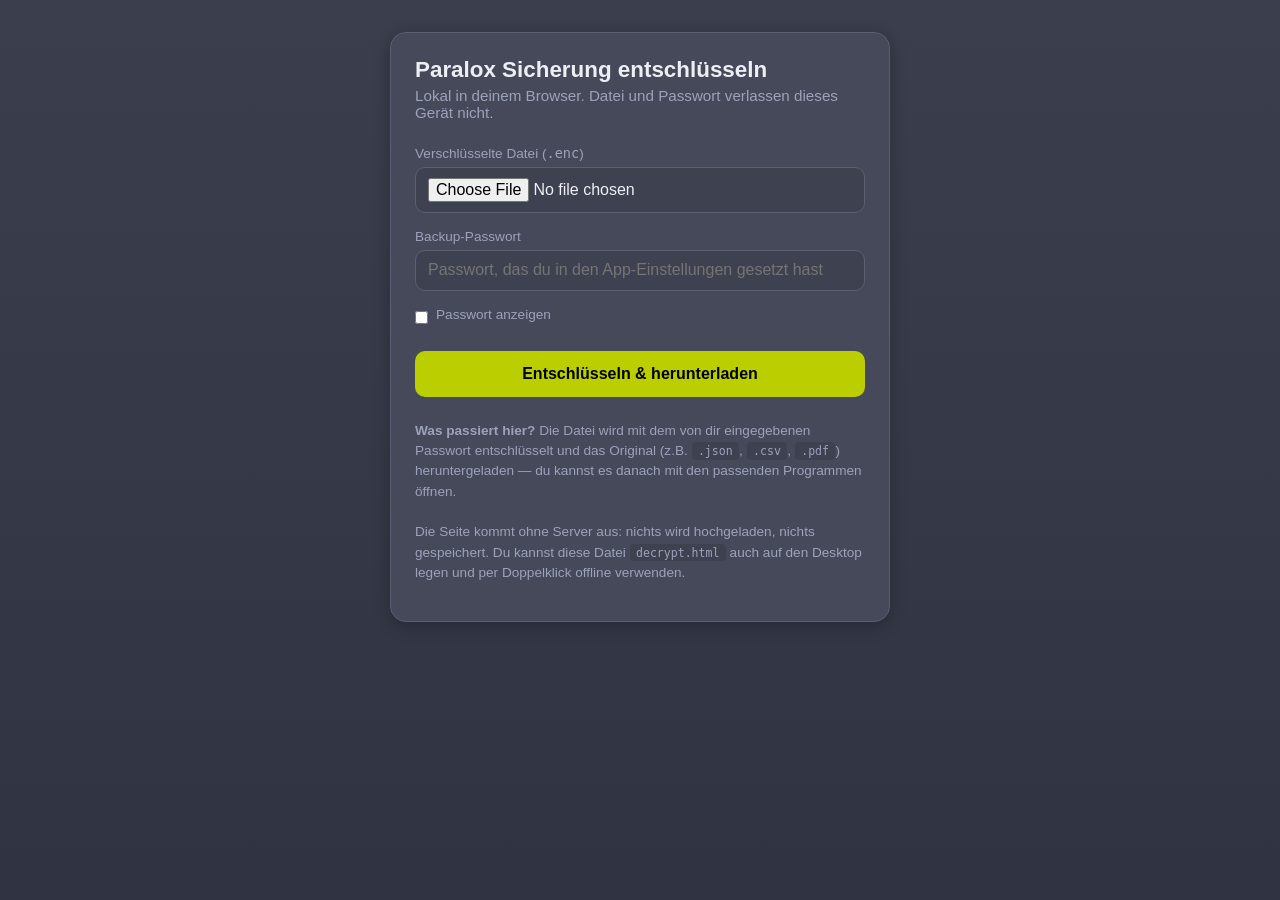
<file: decrypt.html>
<!doctype html>
<html lang="de">
<head>
<meta charset="utf-8">
<meta name="viewport" content="width=device-width, initial-scale=1">
<title>Paralox Sicherung entschlüsseln</title>
<style>
:root {
    --bg:      #363a48;
    --card:    #454959;
    --border:  #5a5f74;
    --text:    #edeff5;
    --muted:   #9da2bb;
    --accent:  #bbce00;
    --accent-dark: #7d8a00;
    --ok:      #4ade80;
    --err:     #fb7185;
    --radius:  16px;
}
* { box-sizing: border-box; }
html, body {
    margin: 0;
    padding: 0;
    font-family: -apple-system, BlinkMacSystemFont, "Segoe UI", Roboto, Helvetica, Arial, sans-serif;
    background: linear-gradient(180deg, #3a3e4d 0%, #303442 100%);
    color: var(--text);
    min-height: 100vh;
    -webkit-font-smoothing: antialiased;
}
main {
    max-width: 540px;
    margin: 0 auto;
    padding: 2rem 1.25rem;
}
.card {
    background: var(--card);
    border: 1px solid var(--border);
    border-radius: var(--radius);
    padding: 1.5rem;
    box-shadow: 0 4px 16px rgba(0,0,0,.25);
}
h1 { margin: 0 0 .25rem; font-size: 1.4rem; }
.subtitle { color: var(--muted); margin: 0 0 1.5rem; font-size: .95rem; }
label {
    display: block;
    margin: 1rem 0;
    font-size: .95rem;
}
label > span { display: block; margin-bottom: .35rem; color: var(--muted); font-size: .85rem; }
input[type="file"], input[type="password"] {
    width: 100%;
    padding: .65rem .75rem;
    font-size: 1rem;
    background: #3d4150;
    color: var(--text);
    border: 1px solid var(--border);
    border-radius: 10px;
    font-family: inherit;
}
input[type="password"]:focus, input[type="file"]:focus {
    outline: none;
    border-color: var(--accent);
    box-shadow: 0 0 0 3px rgba(187, 206, 0, .2);
}
.checkbox {
    display: flex;
    align-items: center;
    gap: .5rem;
    color: var(--muted);
    font-size: .9rem;
    margin: .5rem 0 1rem;
}
.checkbox input { margin: 0; }
button {
    width: 100%;
    padding: .85rem 1rem;
    font-size: 1rem;
    font-weight: 600;
    background: var(--accent);
    color: #000;
    border: none;
    border-radius: 10px;
    cursor: pointer;
    margin-top: .5rem;
    font-family: inherit;
}
button:hover { background: #ccd911; }
button:disabled { opacity: .55; cursor: not-allowed; }
.status {
    margin-top: 1rem;
    padding: .85rem 1rem;
    border-radius: 10px;
    font-size: .95rem;
    display: none;
}
.status.ok  { background: rgba(74, 222, 128, .15); border: 1px solid rgba(74, 222, 128, .35); color: #b6f0c8; display: block; }
.status.err { background: rgba(251, 113, 133, .18); border: 1px solid rgba(251, 113, 133, .35); color: #ffc4cc; display: block; }
.hint {
    margin-top: 1.5rem;
    font-size: .85rem;
    color: var(--muted);
    line-height: 1.5;
}
.hint code {
    background: #3d4150;
    padding: .1rem .4rem;
    border-radius: 4px;
    font-size: .85em;
}
</style>
</head>
<body>
<main>
    <div class="card">
        <h1>Paralox Sicherung entschlüsseln</h1>
        <p class="subtitle">Lokal in deinem Browser. Datei und Passwort verlassen dieses Gerät nicht.</p>

        <label>
            <span>Verschlüsselte Datei (<code>.enc</code>)</span>
            <input type="file" id="file" accept=".enc">
        </label>

        <label>
            <span>Backup-Passwort</span>
            <input type="password" id="pw" autocomplete="off" placeholder="Passwort, das du in den App-Einstellungen gesetzt hast">
        </label>

        <label class="checkbox">
            <input type="checkbox" id="show">
            <span>Passwort anzeigen</span>
        </label>

        <button id="go" type="button">Entschlüsseln &amp; herunterladen</button>

        <div class="status" id="status"></div>

        <p class="hint">
            <strong>Was passiert hier?</strong> Die Datei wird mit dem von dir eingegebenen Passwort
            entschlüsselt und das Original (z.B. <code>.json</code>, <code>.csv</code>, <code>.pdf</code>)
            heruntergeladen — du kannst es danach mit den passenden Programmen öffnen.
            <br><br>
            Die Seite kommt ohne Server aus: nichts wird hochgeladen, nichts gespeichert. Du kannst
            diese Datei <code>decrypt.html</code> auch auf den Desktop legen und per Doppelklick offline
            verwenden.
        </p>
    </div>
</main>

<script>
'use strict';

// Spiegelt das Format aus crypto.js wider:
// "PXEN" + Version + 16 Byte Salt + 12 Byte IV + Ciphertext (AES-GCM)
const MAGIC = new Uint8Array([0x50, 0x58, 0x45, 0x4E]);
const VERSION = 0x01;
const SALT_LEN = 16;
const IV_LEN = 12;
const PBKDF2_ITER = 100000;
const KEY_BITS = 256;
const HEADER_LEN = MAGIC.length + 1 + SALT_LEN + IV_LEN;

async function deriveKey(password, salt) {
    const baseKey = await crypto.subtle.importKey(
        'raw',
        new TextEncoder().encode(password),
        { name: 'PBKDF2' },
        false,
        ['deriveKey']
    );
    return crypto.subtle.deriveKey(
        { name: 'PBKDF2', salt, iterations: PBKDF2_ITER, hash: 'SHA-256' },
        baseKey,
        { name: 'AES-GCM', length: KEY_BITS },
        false,
        ['encrypt', 'decrypt']
    );
}

async function decryptBlob(blob, password) {
    if (!password) throw new Error('Bitte das Backup-Passwort eingeben.');
    const buf = new Uint8Array(await blob.arrayBuffer());
    if (buf.length < HEADER_LEN + 16) {
        throw new Error('Datei ist zu klein, um eine verschlüsselte Sicherung zu sein.');
    }
    for (let i = 0; i < MAGIC.length; i++) {
        if (buf[i] !== MAGIC[i]) {
            throw new Error('Datei ist keine Paralox-Sicherung (PXEN-Header fehlt).');
        }
    }
    const version = buf[MAGIC.length];
    if (version !== VERSION) {
        throw new Error('Unbekannte Sicherungs-Version: ' + version);
    }
    let pos = MAGIC.length + 1;
    const salt = buf.slice(pos, pos + SALT_LEN); pos += SALT_LEN;
    const iv = buf.slice(pos, pos + IV_LEN); pos += IV_LEN;
    const ct = buf.slice(pos);
    const key = await deriveKey(password, salt);
    let plain;
    try {
        plain = await crypto.subtle.decrypt({ name: 'AES-GCM', iv }, key, ct);
    } catch {
        throw new Error('Falsches Passwort oder beschädigte Datei.');
    }
    return new Uint8Array(plain);
}

function originalName(encryptedName) {
    return encryptedName.replace(/\.enc$/i, '');
}

function setStatus(msg, kind) {
    const el = document.getElementById('status');
    el.className = 'status ' + (kind || '');
    el.textContent = msg;
}

document.getElementById('show').addEventListener('change', (e) => {
    document.getElementById('pw').type = e.target.checked ? 'text' : 'password';
});

document.getElementById('go').addEventListener('click', async () => {
    const fileInput = document.getElementById('file');
    const pwInput = document.getElementById('pw');
    const btn = document.getElementById('go');

    if (!fileInput.files || !fileInput.files[0]) {
        setStatus('Bitte zuerst eine .enc-Datei auswählen.', 'err');
        return;
    }
    const file = fileInput.files[0];
    const password = pwInput.value;
    if (!password) {
        setStatus('Bitte das Backup-Passwort eingeben.', 'err');
        return;
    }

    btn.disabled = true;
    setStatus('Entschlüssele …', '');
    try {
        const plain = await decryptBlob(file, password);
        let outName = originalName(file.name) || 'paralox-backup';
        // Manche Mail-Programme hängen die Original-Endung doppelt an
        // (z.B. xxx.json.json) — hier zu einer Endung normalisieren.
        outName = outName.replace(/(\.\w{2,5})\1+$/i, '$1');
        // Passenden MIME-Type setzen, damit der Browser keinen
        // Default-Suffix anhängt (sonst landet z.B. xxx.json als xxx.json.json).
        const mime = /\.json$/i.test(outName) ? 'application/json'
                   : /\.csv$/i.test(outName)  ? 'text/csv'
                   : /\.pdf$/i.test(outName)  ? 'application/pdf'
                   : 'application/octet-stream';
        const blob = new Blob([plain], { type: mime });
        const url = URL.createObjectURL(blob);
        const a = document.createElement('a');
        a.href = url;
        a.download = outName;
        document.body.appendChild(a);
        a.click();
        setTimeout(() => { URL.revokeObjectURL(url); a.remove(); }, 1000);
        setStatus('Fertig — "' + outName + '" wurde heruntergeladen.', 'ok');
    } catch (e) {
        setStatus(e.message || 'Entschlüsselung fehlgeschlagen.', 'err');
    } finally {
        btn.disabled = false;
    }
});
</script>
</body>
</html>
</file>
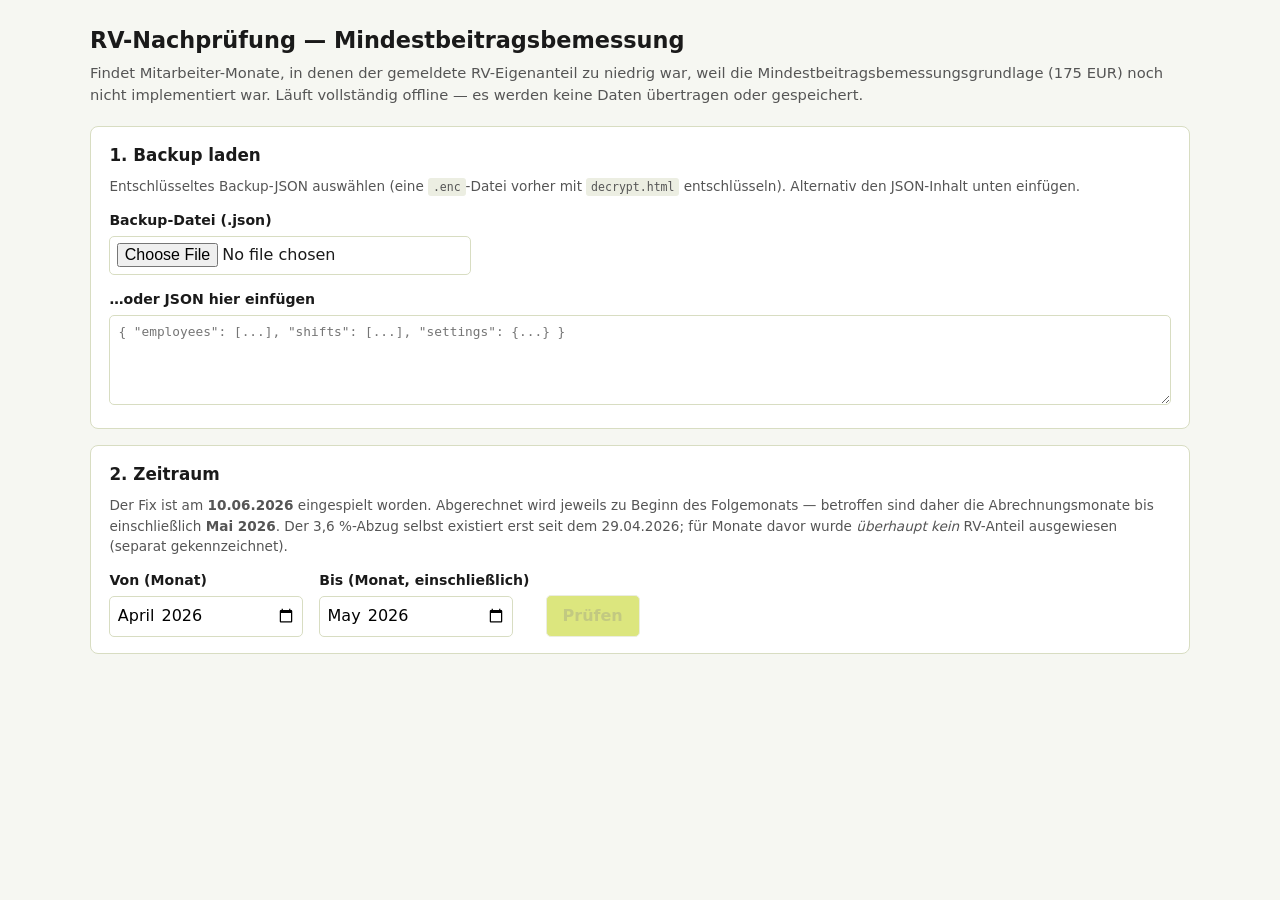
<file: rv-nachpruefung.html>
<!DOCTYPE html>
<html lang="de">
<head>
<meta charset="utf-8">
<meta name="viewport" content="width=device-width, initial-scale=1">
<title>RV-Nachprüfung — Mindestbeitragsbemessung</title>
<style>
  :root { --accent: #bbce00; --bg: #f6f7f2; --card: #fff; --line: #d8ddc2; --warn: #b34700; }
  * { box-sizing: border-box; }
  body { margin: 0; padding: 1.5rem; font-family: system-ui, -apple-system, "Segoe UI", sans-serif;
         background: var(--bg); color: #1a1a1a; line-height: 1.5; }
  .wrap { max-width: 1100px; margin: 0 auto; }
  h1 { font-size: 1.4rem; margin: 0 0 .25rem; }
  h2 { font-size: 1.05rem; margin: 1.5rem 0 .5rem; }
  .sub { color: #555; margin: 0 0 1.25rem; font-size: .92rem; }
  .card { background: var(--card); border: 1px solid var(--line); border-radius: 8px;
          padding: 1rem 1.15rem; margin-bottom: 1rem; }
  label { display: block; font-weight: 600; font-size: .88rem; margin-bottom: .3rem; }
  input[type=month], input[type=file] { font: inherit; padding: .4rem; border: 1px solid var(--line);
          border-radius: 5px; background: #fff; }
  textarea { width: 100%; min-height: 90px; font-family: ui-monospace, Consolas, monospace;
             font-size: .8rem; padding: .5rem; border: 1px solid var(--line); border-radius: 5px; }
  button { font: inherit; font-weight: 600; padding: .5rem 1rem; border: 1px solid var(--line);
           border-radius: 5px; background: var(--accent); cursor: pointer; }
  button.ghost { background: #fff; }
  button:disabled { opacity: .5; cursor: default; }
  .row { display: flex; gap: 1rem; flex-wrap: wrap; align-items: flex-end; }
  table { border-collapse: collapse; width: 100%; font-size: .87rem; }
  th, td { border-bottom: 1px solid var(--line); padding: .4rem .55rem; text-align: right; }
  th:first-child, td:first-child, th:nth-child(2), td:nth-child(2) { text-align: left; }
  thead th { background: var(--accent); border-bottom: 1px solid #9aa800; }
  tbody tr:nth-child(even) { background: #f0f8c8; }
  tfoot td { font-weight: 700; border-top: 2px solid #9aa800; }
  .diff { color: var(--warn); font-weight: 700; }
  .note { font-size: .85rem; color: #555; }
  .warn { border-left: 4px solid var(--warn); background: #fff6f0; }
  .ok { border-left: 4px solid #4a8000; background: #f4f9e8; }
  .scroll { overflow-x: auto; }
  code { background: #eceee2; padding: .1rem .3rem; border-radius: 3px; font-size: .85em; }
</style>
</head>
<body>
<div class="wrap">

<h1>RV-Nachprüfung — Mindestbeitragsbemessung</h1>
<p class="sub">
  Findet Mitarbeiter-Monate, in denen der gemeldete RV-Eigenanteil zu niedrig war, weil die
  Mindestbeitragsbemessungsgrundlage (175&nbsp;EUR) noch nicht implementiert war.
  Läuft vollständig offline — es werden keine Daten übertragen oder gespeichert.
</p>

<div class="card">
  <h2 style="margin-top:0">1. Backup laden</h2>
  <p class="note" style="margin-top:0">
    Entschlüsseltes Backup-JSON auswählen (eine <code>.enc</code>-Datei vorher mit
    <code>decrypt.html</code> entschlüsseln). Alternativ den JSON-Inhalt unten einfügen.
  </p>
  <div class="row">
    <div>
      <label for="file">Backup-Datei (.json)</label>
      <input type="file" id="file" accept=".json,application/json">
    </div>
  </div>
  <label for="paste" style="margin-top:.9rem">…oder JSON hier einfügen</label>
  <textarea id="paste" placeholder='{ "employees": [...], "shifts": [...], "settings": {...} }'></textarea>
</div>

<div class="card">
  <h2 style="margin-top:0">2. Zeitraum</h2>
  <p class="note" style="margin-top:0">
    Der Fix ist am <strong>10.06.2026</strong> eingespielt worden. Abgerechnet wird jeweils zu Beginn
    des Folgemonats — betroffen sind daher die Abrechnungsmonate bis einschließlich <strong>Mai 2026</strong>.
    Der 3,6&nbsp;%-Abzug selbst existiert erst seit dem 29.04.2026; für Monate davor wurde
    <em>überhaupt kein</em> RV-Anteil ausgewiesen (separat gekennzeichnet).
  </p>
  <div class="row">
    <div>
      <label for="von">Von (Monat)</label>
      <input type="month" id="von" value="2026-04">
    </div>
    <div>
      <label for="bis">Bis (Monat, einschließlich)</label>
      <input type="month" id="bis" value="2026-05">
    </div>
    <div>
      <button id="run" disabled>Prüfen</button>
    </div>
  </div>
</div>

<div id="out"></div>

</div>

<script>
(() => {
  'use strict';

  /* ------------------------------------------------------------------
   * Rechenkern — 1:1 aus app.js übernommen, damit die Nachprüfung exakt
   * dieselben Beträge liefert wie die App. Bei Änderungen an der
   * Lohn-/RV-Logik in app.js muss dieser Block mitgepflegt werden.
   * ------------------------------------------------------------------ */

  const MIN_BEITRAGSBEMESSUNG_EUR = 175;
  const RV_BEITRAG_GESAMT_PCT     = 18.6;
  const AG_PAUSCHALE_GEWERBE_PCT  = 15;
  const MIN_BEITRAG_GESAMT_EUR    = Math.round(MIN_BEITRAGSBEMESSUNG_EUR * RV_BEITRAG_GESAMT_PCT) / 100;
  const CALC_V2_FROM_MONTH        = '2026-08';
  /* Stichtage der beiden relevanten Programmstände (nur für die Einordnung im
   * Bericht). Bewusst als Datum und nicht als Commit-Hash notiert: die Historie
   * wurde einmal umgeschrieben, Hashes sind daher keine dauerhafte Referenz. */
  const RV_ABZUG_AB_DATUM = '2026-04-29';  // 3,6 %-Abzug eingeführt
  const FIX_AB_DATUM      = '2026-06-10';  // Mindestbeitragsbemessung ergänzt

  function roundHalfUp(n) { return Math.round((n + Number.EPSILON) * 100) / 100; }

  function minutesOf(start, end) {
    const [sh, sm] = String(start).split(':').map(Number);
    const [eh, em] = String(end).split(':').map(Number);
    let s = sh * 60 + sm;
    let e = eh * 60 + em;
    if (e <= s) e += 24 * 60;
    return e - s;
  }

  function wageRatesFor(db, date) {
    const hist = Array.isArray(db.settings && db.settings.wageHistory) ? db.settings.wageHistory : [];
    if (hist.length === 0) return { single: 0, double: 0 };
    let chosen = hist[0];
    for (const h of hist) {
      if (h.gueltigAb <= date) chosen = h; else break;
    }
    return { single: chosen.single, double: chosen.double };
  }

  function wageFor(db, shift) {
    /* Urlaubstage tragen keine Uhrzeiten; ihr Betrag steht fest im Datensatz.
     * Ohne diesen Zweig ergäbe minutesOf('', '') NaN und das gesamte
     * Monatsbrutto würde still zu NaN — der Bericht sähe dann leer statt
     * falsch aus. Urlaub gibt es zwar erst ab August 2026 und damit nach dem
     * hier untersuchten Zeitraum, aber das Werkzeug muss auch stimmen, wenn
     * jemand den Zeitraum weiter fasst. */
    if (shift && shift.isVacation) {
      return { minutes: 0, rate: 0, amount: Math.max(0, Number(shift.urlaubsBetrag) || 0) };
    }
    const rates = wageRatesFor(db, shift.date);
    const rate = shift.isDouble ? rates.double : rates.single;
    const mins = minutesOf(shift.startTime, shift.endTime);
    return { minutes: mins, rate, amount: (mins / 60) * rate };
  }

  // Ab dem Stichtag wird jeder Schicht-Betrag einmal auf Cent gerundet.
  function shiftPayAmount(db, shift) {
    const a = wageFor(db, shift).amount;
    return (shift.date || '').slice(0, 7) >= CALC_V2_FROM_MONTH ? roundHalfUp(a) : a;
  }

  function empById(db, id) { return (db.employees || []).find(e => e.id === id); }

  function rvBefreitForMonth(db, empId, month) {
    const e = empById(db, empId);
    const hist = Array.isArray(e && e.rvHistorie) ? e.rvHistorie : [];
    if (hist.length === 0) return !!(e && e.rvBefreit);
    let chosen = hist[0];
    for (const h of hist) {
      if (h.gueltigAb <= month) chosen = h; else break;
    }
    return !!chosen.befreit;
  }

  function monatspauschaleForMonth(db, empId, month) {
    const e = empById(db, empId);
    const ps = Math.max(0, Number(e && e.monatspauschale) || 0);
    if (ps <= 0) return 0;
    const v = e && e.pauschaleAb;
    const ab = (typeof v === 'string' && /^\d{4}-\d{2}$/.test(v)) ? v : '';
    if (ab && month < ab) return 0;
    return ps;
  }

  /* Aktuelle (korrekte) Logik: unter 175 EUR greift die Mindestbeitragsbemessung. */
  function payoutNeu(db, monatsBrutto, rvBefreit) {
    const brutto = roundHalfUp(monatsBrutto);
    if (rvBefreit) return { brutto, rvAnteil: 0, auszahlung: brutto, mindestGreift: false };
    if (brutto < MIN_BEITRAGSBEMESSUNG_EUR) {
      const agAnteil = roundHalfUp(brutto * AG_PAUSCHALE_GEWERBE_PCT / 100);
      const rvAnteil = roundHalfUp(MIN_BEITRAG_GESAMT_EUR - agAnteil);
      return { brutto, rvAnteil, auszahlung: roundHalfUp(brutto - rvAnteil), mindestGreift: true };
    }
    const pct = Number(db.settings && db.settings.rvAnteilProzent) || 0;
    const rvAnteil = roundHalfUp(brutto * pct / 100);
    return { brutto, rvAnteil, auszahlung: roundHalfUp(brutto - rvAnteil), mindestGreift: false };
  }

  /* Alte Logik vor dem 10.06.2026: pauschal rvAnteilProzent vom Brutto, ohne
   * Schwelle. Math.round statt roundHalfUp — exakt wie damals im Code, damit
   * die Differenz dem entspricht, was tatsächlich gemeldet wurde. */
  function payoutAlt(db, monatsBrutto, rvBefreit) {
    const round = n => Math.round(n * 100) / 100;
    const b = round(monatsBrutto);
    if (rvBefreit) return { brutto: b, rvAnteil: 0, auszahlung: b };
    const pct = Number(db.settings && db.settings.rvAnteilProzent) || 0;
    const rvAnteil = round(b * pct / 100);
    return { brutto: b, rvAnteil, auszahlung: round(b - rvAnteil) };
  }

  /* ------------------------------------------------------------------ */

  const fmt = n => n.toFixed(2).replace('.', ',') + ' EUR';
  const MONTH_NAMES = ['Januar','Februar','März','April','Mai','Juni','Juli','August','September','Oktober','November','Dezember'];
  const monthLabel = m => {
    const [y, mo] = m.split('-');
    return `${MONTH_NAMES[Number(mo) - 1]} ${y}`;
  };
  const esc = s => String(s).replace(/[&<>"]/g, c => ({'&':'&amp;','<':'&lt;','>':'&gt;','"':'&quot;'}[c]));

  let db = null;
  const $ = id => document.getElementById(id);

  function setDb(raw, quelle) {
    try {
      const parsed = JSON.parse(raw);
      // Backups der App sind entweder die DB selbst oder ein Wrapper mit .data.
      const cand = parsed && parsed.data && parsed.data.employees ? parsed.data : parsed;
      if (!cand || !Array.isArray(cand.employees) || !Array.isArray(cand.shifts)) {
        throw new Error('Kein gültiges Backup: employees/shifts fehlen.');
      }
      db = cand;
      $('run').disabled = false;
      $('out').innerHTML = `<div class="card ok"><strong>Backup geladen</strong> (${esc(quelle)}) — ` +
        `${cand.employees.length} Mitarbeiter, ${cand.shifts.length} Schichten.</div>`;
    } catch (err) {
      db = null;
      $('run').disabled = true;
      $('out').innerHTML = `<div class="card warn"><strong>Fehler:</strong> ${esc(err.message)}</div>`;
    }
  }

  $('file').addEventListener('change', ev => {
    const f = ev.target.files && ev.target.files[0];
    if (!f) return;
    const r = new FileReader();
    r.onload = () => setDb(r.result, f.name);
    r.onerror = () => { $('out').innerHTML = '<div class="card warn">Datei konnte nicht gelesen werden.</div>'; };
    r.readAsText(f);
  });

  $('paste').addEventListener('input', ev => {
    const v = ev.target.value.trim();
    if (v.length > 20) setDb(v, 'eingefügt');
  });

  $('run').addEventListener('click', () => {
    if (!db) return;
    const von = $('von').value, bis = $('bis').value;
    if (!von || !bis || von > bis) {
      $('out').innerHTML = '<div class="card warn">Ungültiger Zeitraum.</div>';
      return;
    }

    // Schichten nach Mitarbeiter + Monat gruppieren (die 175-EUR-Schwelle ist
    // eine Monatsgrenze, deshalb wird nie über Monate hinweg summiert).
    const groups = new Map();
    (db.shifts || []).forEach(s => {
      const month = (s.date || '').slice(0, 7);
      if (month < von || month > bis) return;
      const key = s.employeeId + '|' + month;
      if (!groups.has(key)) groups.set(key, { empId: s.employeeId, month, shifts: [] });
      groups.get(key).shifts.push(s);
    });

    const rows = [];
    groups.forEach(g => {
      const schichtBrutto = g.shifts.reduce((sum, s) => sum + shiftPayAmount(db, s), 0);
      const pauschale = monatspauschaleForMonth(db, g.empId, g.month);
      const monatsBrutto = schichtBrutto + pauschale;
      const befreit = rvBefreitForMonth(db, g.empId, g.month);
      const neu = payoutNeu(db, monatsBrutto, befreit);
      const alt = payoutAlt(db, monatsBrutto, befreit);
      const emp = empById(db, g.empId);
      rows.push({
        name: (emp && emp.name) || '(unbekannt: ' + g.empId + ')',
        month: g.month,
        befreit,
        schichten: g.shifts.length,
        // Der Monat wurde zu Beginn des Folgemonats abgerechnet; lag das noch
        // vor dem 29.04.2026, gab es damals gar keinen RV-Abzug.
        keinAbzugDamals: naechsterMonatsErster(g.month) < RV_ABZUG_AB_DATUM,
        /* Lief die Abrechnung erst NACH dem Fix, hat die App den Mindestbeitrag
         * bereits richtig gerechnet. Eine hier ausgewiesene Differenz ist dann
         * rein rechnerisch und KEINE Nachmeldung — ohne diese Unterscheidung
         * würde ein geweiteter Zeitraum falsche Nachforderungen vortäuschen. */
        bereitsKorrekt: naechsterMonatsErster(g.month) >= FIX_AB_DATUM,
        brutto: neu.brutto,
        rvAlt: alt.rvAnteil,
        rvNeu: neu.rvAnteil,
        diff: roundHalfUp(neu.rvAnteil - alt.rvAnteil),
        mindestGreift: neu.mindestGreift,
      });
    });

    rows.sort((a, b) => (a.month.localeCompare(b.month)) || a.name.localeCompare(b.name, 'de'));
    render(rows, von, bis);
  });

  // Erster Tag des Folgemonats — der Zeitpunkt, zu dem der Monatsabschluss lief.
  function naechsterMonatsErster(month) {
    const [y, m] = month.split('-').map(Number);
    const ny = m === 12 ? y + 1 : y;
    const nm = m === 12 ? 1 : m + 1;
    return `${ny}-${String(nm).padStart(2, '0')}-01`;
  }

  function render(rows, von, bis) {
    /* Nur Monate, die VOR dem Fix abgerechnet wurden, sind echte Nachmeldungen.
     * Spätere Monate rechnete die App bereits richtig; ihre rechnerische
     * Differenz wird getrennt ausgewiesen, damit sie nicht in die Summe der
     * Nachforderung einfließt. */
    const abweichend = rows.filter(r => Math.abs(r.diff) >= 0.005);
    const betroffen = abweichend.filter(r => !r.bereitsKorrekt);
    const nurRechnerisch = abweichend.filter(r => r.bereitsKorrekt);
    const summe = roundHalfUp(betroffen.reduce((s, r) => s + r.diff, 0));
    const vorAbzug = rows.filter(r => r.keinAbzugDamals && !r.befreit);

    let html = '';

    html += `<div class="card"><h2 style="margin-top:0">Ergebnis — ${esc(monthLabel(von))} bis ${esc(monthLabel(bis))}</h2>`;
    html += `<p class="note" style="margin-top:0">${rows.length} Mitarbeiter-Monate geprüft, ` +
            `<strong>${betroffen.length}</strong> mit abweichendem RV-Eigenanteil.</p></div>`;

    if (!betroffen.length) {
      html += '<div class="card ok"><strong>Keine Abweichung.</strong> In diesem Zeitraum lag kein ' +
              'RV-pflichtiger Mitarbeiter-Monat unter 175 EUR Brutto — die damals gemeldeten Beträge ' +
              'stimmen mit der heutigen Berechnung überein.</div>';
    } else {
      html += '<div class="card warn"><strong>Nachmeldung prüfen.</strong> In den folgenden ' +
              'Mitarbeiter-Monaten war der gemeldete RV-Eigenanteil zu niedrig. Die Differenz ist der ' +
              'Betrag, der zusätzlich hätte einbehalten und gemeldet werden müssen — Summe ' +
              `<strong>${fmt(summe)}</strong>.</div>`;

      html += '<div class="card scroll"><table><thead><tr>' +
              '<th>Monat</th><th>Mitarbeiter</th><th>Schichten</th><th>Brutto</th>' +
              '<th>RV gemeldet (3,6&nbsp;%)</th><th>RV korrekt</th><th>Differenz</th>' +
              '</tr></thead><tbody>';
      betroffen.forEach(r => {
        html += `<tr><td>${esc(monthLabel(r.month))}</td><td>${esc(r.name)}</td>` +
                `<td>${r.schichten}</td><td>${fmt(r.brutto)}</td>` +
                `<td>${fmt(r.rvAlt)}</td><td>${fmt(r.rvNeu)}</td>` +
                `<td class="diff">+ ${fmt(r.diff)}</td></tr>`;
      });
      html += `</tbody><tfoot><tr><td colspan="6">Summe Nachmeldung</td>` +
              `<td class="diff">+ ${fmt(summe)}</td></tr></tfoot></table>`;
      html += '<p class="note">Der korrekte Anteil ist ' +
              `${fmt(MIN_BEITRAG_GESAMT_EUR)} (18,6&nbsp;% aus 175&nbsp;EUR) abzüglich 15&nbsp;% ` +
              'AG-Pauschale vom tatsächlichen Brutto.</p>';
      html += '<p><button class="ghost" id="csv">Als CSV speichern</button></p></div>';
    }

    if (nurRechnerisch.length) {
      html += '<div class="card ok"><strong>Keine Nachmeldung nötig:</strong> ' +
              `${nurRechnerisch.length} weitere Mitarbeiter-Monat(e) im gewählten Zeitraum wurden erst ` +
              `nach dem ${FIX_AB_DATUM.split('-').reverse().join('.')} abgerechnet — dort hat die App den ` +
              'Mindestbeitrag bereits richtig berechnet. Sie erscheinen nur zum Vergleich: ' +
              esc(nurRechnerisch.map(r => `${r.name} (${monthLabel(r.month)})`).join(', ')) + '.</div>';
    }

    if (vorAbzug.length) {
      html += '<div class="card warn"><strong>Zusätzlich:</strong> ' +
              `${vorAbzug.length} Mitarbeiter-Monat(e) wurden vor dem 29.04.2026 abgerechnet — ` +
              'damals gab es im Programm noch gar keinen RV-Abzug, es wurde also ' +
              '<em>der volle</em> korrekte Anteil nicht einbehalten. Diese Monate sind gesondert zu prüfen: ' +
              esc(vorAbzug.map(r => `${r.name} (${monthLabel(r.month)})`).join(', ')) + '.</div>';
    }

    // Vollständige Übersicht — auch die unauffälligen Monate, zur Kontrolle.
    html += '<div class="card scroll"><h2 style="margin-top:0">Alle geprüften Mitarbeiter-Monate</h2>' +
            '<table><thead><tr><th>Monat</th><th>Mitarbeiter</th><th>Brutto</th>' +
            '<th>RV gemeldet</th><th>RV korrekt</th><th>Differenz</th><th>Status</th>' +
            '</tr></thead><tbody>';
    rows.forEach(r => {
      const status = r.befreit ? 'RV-befreit'
                   : r.mindestGreift ? 'Mindestbeitrag greift'
                   : 'regulär 3,6 %';
      const d = Math.abs(r.diff) >= 0.005 ? `<span class="diff">+ ${fmt(r.diff)}</span>` : '–';
      html += `<tr><td>${esc(monthLabel(r.month))}</td><td>${esc(r.name)}</td>` +
              `<td>${fmt(r.brutto)}</td><td>${fmt(r.rvAlt)}</td><td>${fmt(r.rvNeu)}</td>` +
              `<td>${d}</td><td style="text-align:left">${status}</td></tr>`;
    });
    html += '</tbody></table></div>';

    $('out').innerHTML = html;

    const csvBtn = document.getElementById('csv');
    if (csvBtn) csvBtn.addEventListener('click', () => exportCsv(betroffen, summe));
  }

  function exportCsv(rows, summe) {
    const sep = ';';
    const lines = [['Monat','Mitarbeiter','Schichten','Brutto (EUR)','RV gemeldet (EUR)','RV korrekt (EUR)','Differenz (EUR)'].join(sep)];
    rows.forEach(r => {
      lines.push([
        r.month, r.name, r.schichten,
        r.brutto.toFixed(2).replace('.', ','),
        r.rvAlt.toFixed(2).replace('.', ','),
        r.rvNeu.toFixed(2).replace('.', ','),
        r.diff.toFixed(2).replace('.', ','),
      ].join(sep));
    });
    lines.push(['','','','','','Summe', summe.toFixed(2).replace('.', ',')].join(sep));
    // BOM, damit Excel die Umlaute korrekt liest.
    const blob = new Blob(['﻿' + lines.join('\r\n')], { type: 'text/csv;charset=utf-8' });
    const a = document.createElement('a');
    a.href = URL.createObjectURL(blob);
    a.download = 'rv-nachpruefung.csv';
    a.click();
    setTimeout(() => URL.revokeObjectURL(a.href), 1000);
  }
})();
</script>
</body>
</html>
</file>
